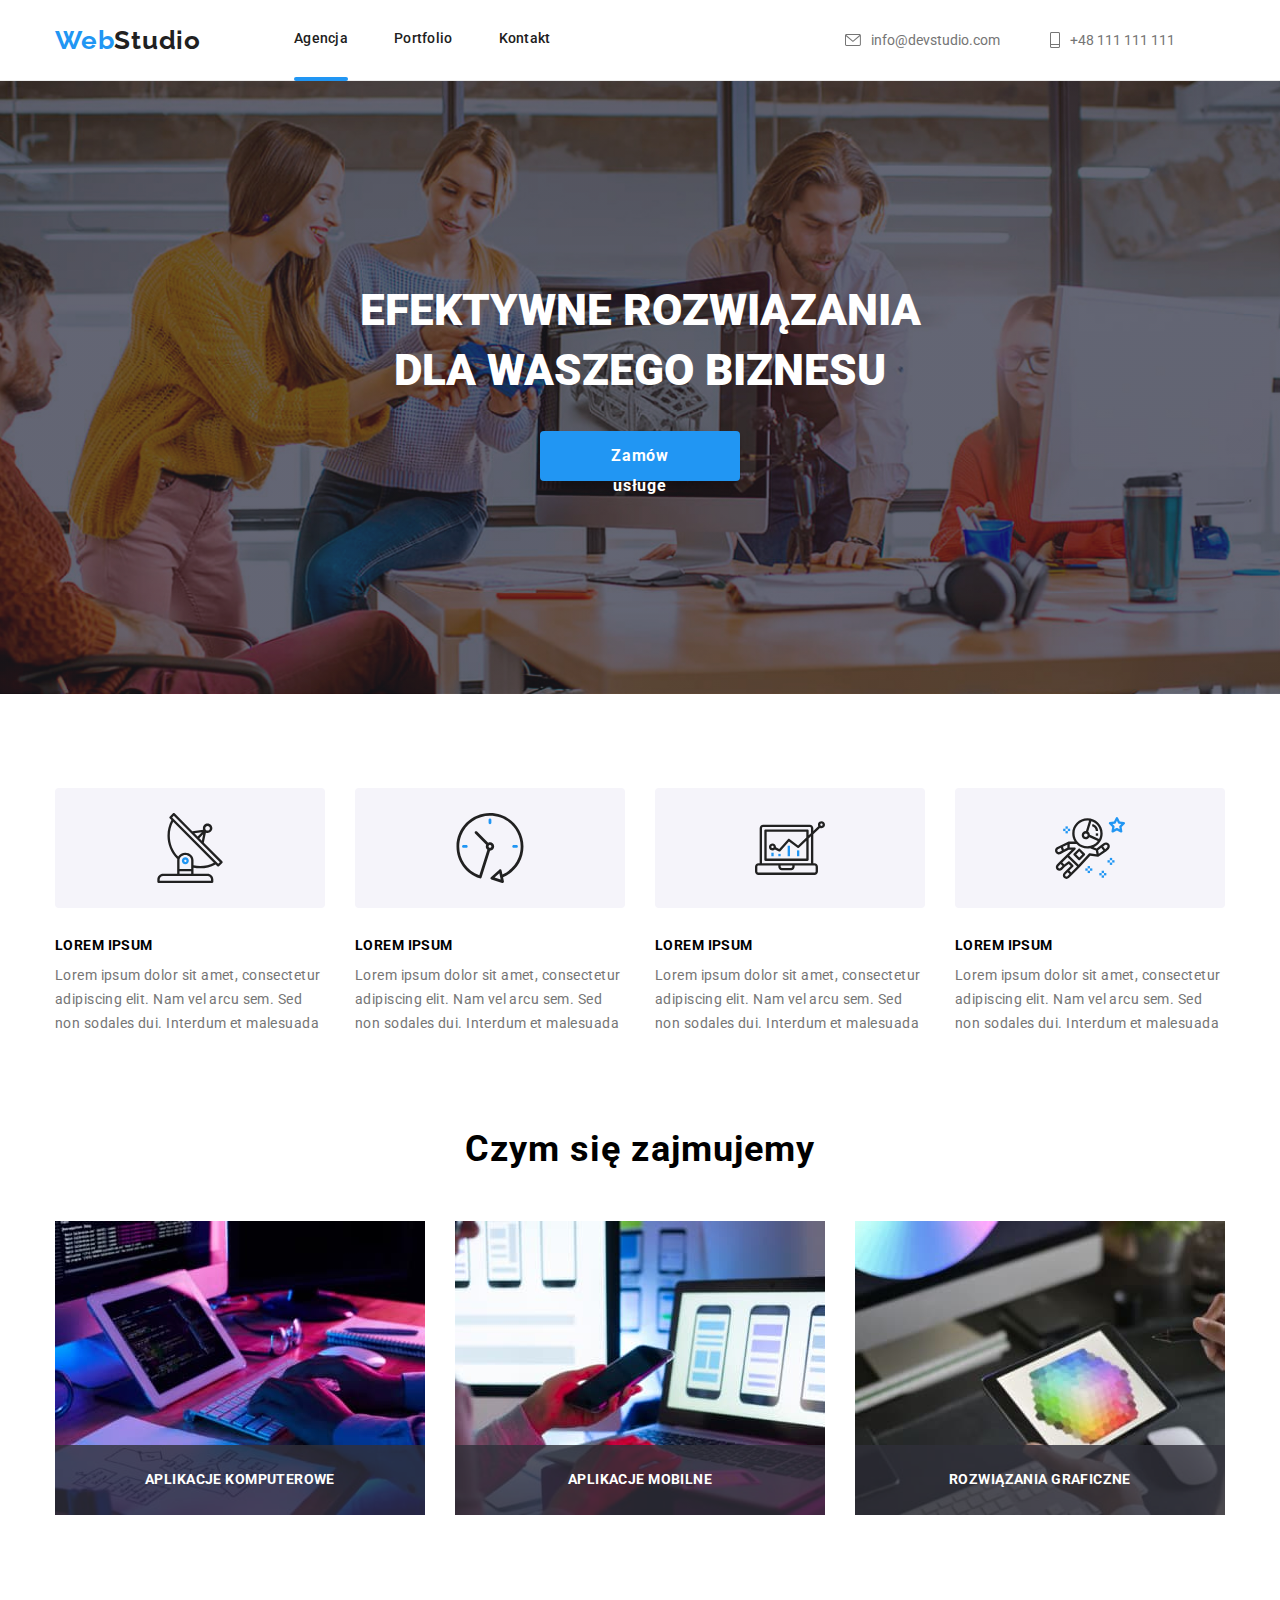
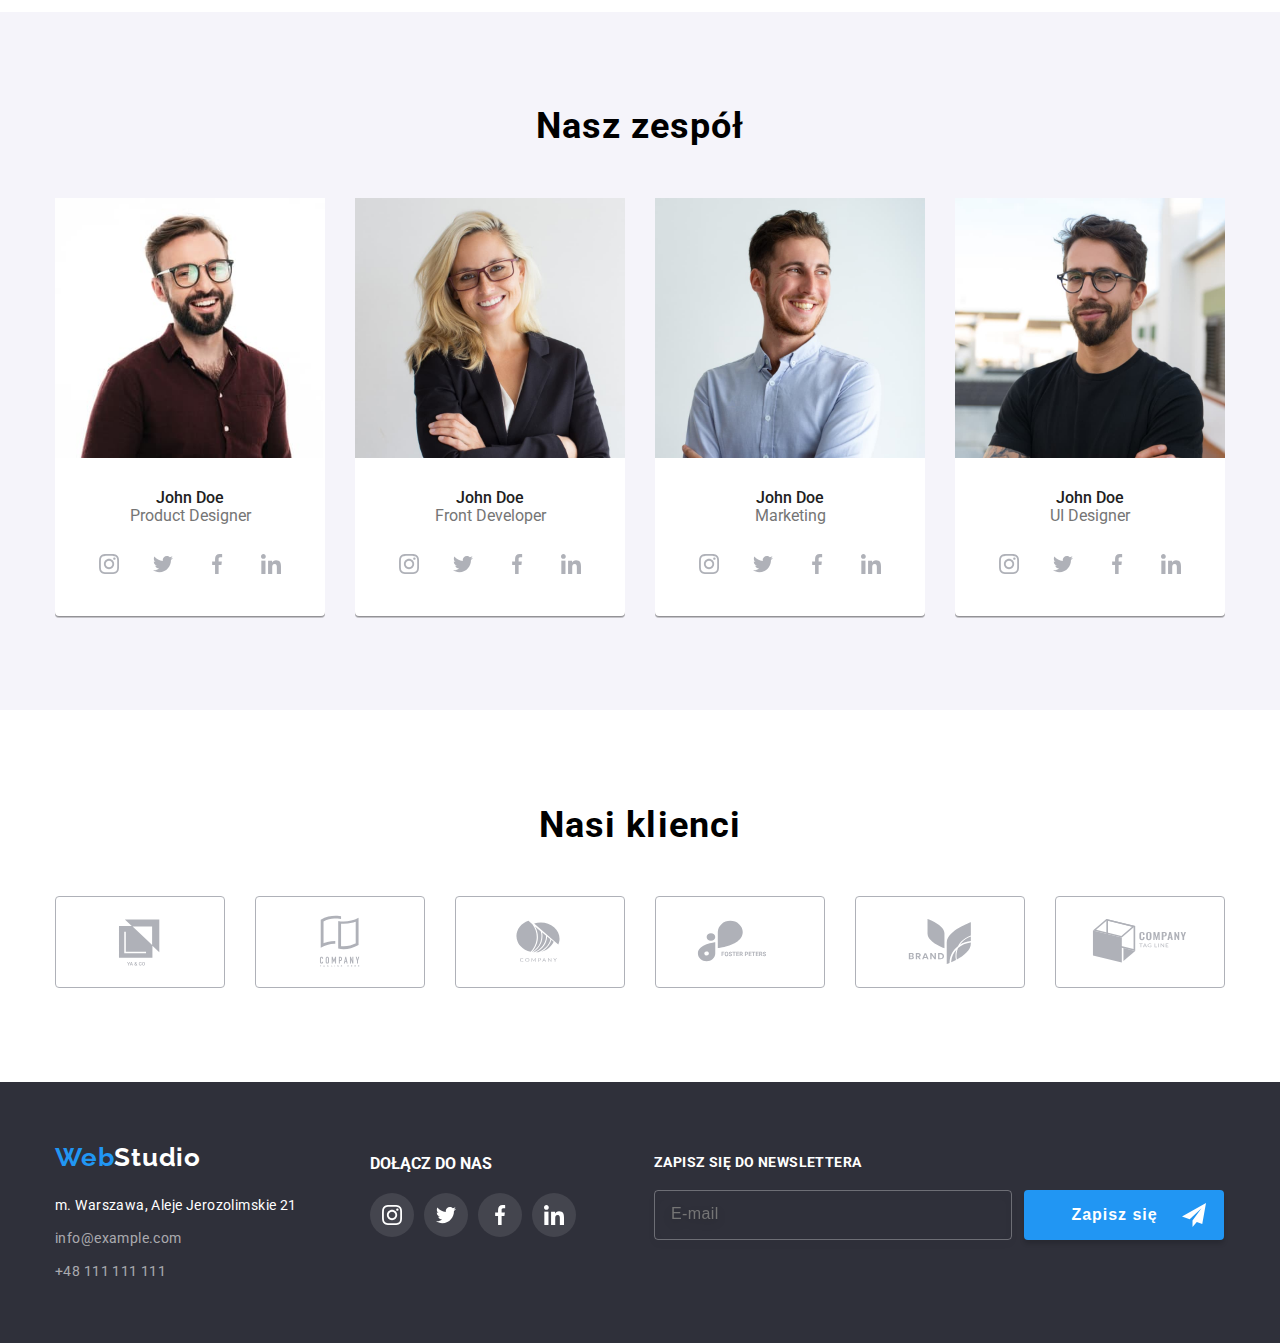
<file: index.html>
<!DOCTYPE html>
<html lang="en">
  <head>
    <meta charset="UTF-8" />
    <meta http-equiv="X-UA-Compatible" content="IE=edge" />
    <meta name="viewport" content="width=device-width, initial-scale=1.0" />
    <title>WebStudio</title>
    <link rel="preconnect" href="https://fonts.googleapis.com" />
    <link rel="preconnect" href="https://fonts.gstatic.com" crossorigin />
    <link
      href="https://fonts.googleapis.com/css2?family=Raleway:wght@700&family=Roboto:wght@400;500;700;900&display=swap"
      rel="stylesheet"
    />
    <link rel="stylesheet" href="./css/styles.css" />
  </head>
  <body>
    <header class="header">
      <div class="container">
        <div class="header-section">
          <nav class="nav">
            <a href="./index.html" class="header-logo link">
              <span>Web</span>
              Studio
            </a>
            <ul class="nav-items">
              <li class="nav-item">
                <a href="./index.html" class="link active">agencja</a>
              </li>
              <li class="nav-item">
                <a href="./portfolio.html" class="link">portfolio</a>
              </li>
              <li class="nav-item">
                <a href="" class="link">kontakt</a>
              </li>
            </ul>
          </nav>
          <ul class="contacts">
            <li class="header-contact">
              <a href="mailto:info@devstudio.com" class="header-contacts-item">
                <svg class="contact-icon icon-envelope">
                  <use href="./images/icons.svg#icon-envelope"></use>
                </svg>
                info@devstudio.com
              </a>
            </li>
            <li class="header-contact">
              <a href="tel:+48111111111" class="header-contacts-item">
                <svg class="contact-icon icon-smartphone">
                  <use href="./images/icons.svg#icon-smartphone"></use>
                </svg>
                +48 111 111 111
              </a>
            </li>
          </ul>
        </div>
      </div>
    </header>
    <main>
      <section class="main-title">
        <h1 class="main-title-item">
          EFEKTYWNE ROZWIĄZANIA
          <br />
          DLA WASZEGO BIZNESU
        </h1>
        <button type="button" class="main-button" data-modal-open>
          Zamów usługe
        </button>
      </section>
      <section class="container section">
        <ul class="article">
          <li class="article-list">
            <div class="article-list-group">
              <svg class="article-list-group-icon">
                <use href="./images/icons.svg#icon-antenna"></use>
              </svg>
            </div>
            <h3 class="article-title">LOREM IPSUM</h3>
            <p class="article-item">
              Lorem ipsum dolor sit amet, consectetur adipiscing elit. Nam vel
              arcu sem. Sed non sodales dui. Interdum et malesuada
            </p>
          </li>

          <li class="article-list">
            <div class="article-list-group">
              <svg class="article-list-group-icon">
                <use href="./images/icons.svg#icon-clock"></use>
              </svg>
            </div>
            <h3 class="article-title">LOREM IPSUM</h3>
            <p class="article-item">
              Lorem ipsum dolor sit amet, consectetur adipiscing elit. Nam vel
              arcu sem. Sed non sodales dui. Interdum et malesuada
            </p>
          </li>
          <li class="article-list">
            <div class="article-list-group">
              <svg class="article-list-group-icon">
                <use href="./images/icons.svg#icon-diagram"></use>
              </svg>
            </div>
            <h3 class="article-title">LOREM IPSUM</h3>
            <p class="article-item">
              Lorem ipsum dolor sit amet, consectetur adipiscing elit. Nam vel
              arcu sem. Sed non sodales dui. Interdum et malesuada
            </p>
          </li>
          <li class="article-list">
            <div class="article-list-group">
              <svg class="article-list-group-icon">
                <use href="./images/icons.svg#icon-astronaut"></use>
              </svg>
            </div>
            <h3 class="article-title">LOREM IPSUM</h3>
            <p class="article-item">
              Lorem ipsum dolor sit amet, consectetur adipiscing elit. Nam vel
              arcu sem. Sed non sodales dui. Interdum et malesuada
            </p>
          </li>
        </ul>
      </section>
      <section class="about container section">
        <h2 class="about-title">Czym się zajmujemy</h2>
        <ul class="about-list">
          <li class="about-item">
            <img
              src="images/box1.jpg"
              alt="Pisanie kodu"
              width="370"
              height="294"
            />
            <div class="about-overlay">aplikacje komputerowe</div>
          </li>
          <li class="about-item">
            <img
              src="images/box2.jpg"
              alt="Projektowanie układu"
              width="370"
              height="294"
            />
            <div class="about-overlay">aplikacje mobilne</div>
          </li>
          <li class="about-item">
            <img
              src="images/box3.jpg"
              alt="Projektowanie grafiki"
              width="370"
              height="294"
            />
            <div class="about-overlay">rozwiązania graficzne</div>
          </li>
        </ul>
      </section>
      <section class="section us">
        <div class="container">
          <h2 class="us-title">Nasz zespół</h2>
          <ul class="us-list">
            <li class="us-box">
              <figure class="us-item">
                <img
                  class="us-img"
                  src="images/person1.jpg"
                  alt="zdjęcie John Doe"
                  width="270"
                  height="260"
                />
                <figcaption>
                  <h3 class="us-name">John Doe</h3>
                  <p class="us-description">Product Designer</p>
                  <ul class="social-list">
                    <li class="social-list-item">
                      <a class="social-list-link" href="#">
                        <svg class="social-icon">
                          <use href="./images/icons.svg#icon-instagram"></use>
                        </svg>
                      </a>
                    </li>
                    <li class="social-list-item">
                      <a class="social-list-link" href="#">
                        <svg class="social-icon">
                          <use href="./images/icons.svg#icon-twitter"></use>
                        </svg>
                      </a>
                    </li>
                    <li class="social-list-item">
                      <a class="social-list-link" href="#">
                        <svg class="social-icon">
                          <use href="./images/icons.svg#icon-facebook"></use>
                        </svg>
                      </a>
                    </li>
                    <li class="social-list-item">
                      <a class="social-list-link" href="#">
                        <svg class="social-icon">
                          <use href="./images/icons.svg#icon-linkedin"></use>
                        </svg>
                      </a>
                    </li>
                  </ul>
                </figcaption>
              </figure>
            </li>
            <li class="us-box">
              <figure class="us-item">
                <img
                  class="us-img"
                  src="images/person2.jpg"
                  alt="zdjęcie John Doe"
                  width="270"
                  height="260"
                />
                <figcaption>
                  <h3 class="us-name">John Doe</h3>
                  <p class="us-description">Front Developer</p>
                  <ul class="social-list">
                    <li class="social-list-item">
                      <a class="social-list-link" href="#">
                        <svg class="social-icon">
                          <use href="./images/icons.svg#icon-instagram"></use>
                        </svg>
                      </a>
                    </li>
                    <li class="social-list-item">
                      <a class="social-list-link" href="#">
                        <svg class="social-icon">
                          <use href="./images/icons.svg#icon-twitter"></use>
                        </svg>
                      </a>
                    </li>
                    <li class="social-list-item">
                      <a class="social-list-link" href="#">
                        <svg class="social-icon">
                          <use href="./images/icons.svg#icon-facebook"></use>
                        </svg>
                      </a>
                    </li>
                    <li class="social-list-item">
                      <a class="social-list-link" href="#">
                        <svg class="social-icon">
                          <use href="./images/icons.svg#icon-linkedin"></use>
                        </svg>
                      </a>
                    </li>
                  </ul>
                </figcaption>
              </figure>
            </li>
            <li class="us-box">
              <figure class="us-item">
                <img
                  class="us-img"
                  src="images/person3.jpg"
                  alt="zdjęcie John Doe"
                  width="270"
                  height="260"
                />
                <figcaption>
                  <h3 class="us-name">John Doe</h3>
                  <p class="us-description">Marketing</p>
                  <ul class="social-list">
                    <li class="social-list-item">
                      <a class="social-list-link" href="#">
                        <svg class="social-icon">
                          <use href="./images/icons.svg#icon-instagram"></use>
                        </svg>
                      </a>
                    </li>
                    <li class="social-list-item">
                      <a class="social-list-link" href="#">
                        <svg class="social-icon">
                          <use href="./images/icons.svg#icon-twitter"></use>
                        </svg>
                      </a>
                    </li>
                    <li class="social-list-item">
                      <a class="social-list-link" href="#">
                        <svg class="social-icon">
                          <use href="./images/icons.svg#icon-facebook"></use>
                        </svg>
                      </a>
                    </li>
                    <li class="social-list-item">
                      <a class="social-list-link" href="#">
                        <svg class="social-icon">
                          <use href="./images/icons.svg#icon-linkedin"></use>
                        </svg>
                      </a>
                    </li>
                  </ul>
                </figcaption>
              </figure>
            </li>
            <li class="us-box">
              <figure class="us-item">
                <img
                  class="us-img"
                  src="images/person4.jpg"
                  alt="zdjęcie John Doe"
                  width="270"
                  height="260"
                />
                <figcaption>
                  <h3 class="us-name">John Doe</h3>
                  <p class="us-description">UI Designer</p>
                  <ul class="social-list">
                    <li class="social-list-item">
                      <a class="social-list-link" href="#">
                        <svg class="social-icon">
                          <use href="./images/icons.svg#icon-instagram"></use>
                        </svg>
                      </a>
                    </li>
                    <li class="social-list-item">
                      <a class="social-list-link" href="#">
                        <svg class="social-icon">
                          <use href="./images/icons.svg#icon-twitter"></use>
                        </svg>
                      </a>
                    </li>
                    <li class="social-list-item">
                      <a class="social-list-link" href="#">
                        <svg class="social-icon">
                          <use href="./images/icons.svg#icon-facebook"></use>
                        </svg>
                      </a>
                    </li>
                    <li class="social-list-item">
                      <a class="social-list-link" href="#">
                        <svg class="social-icon">
                          <use href="./images/icons.svg#icon-linkedin"></use>
                        </svg>
                      </a>
                    </li>
                  </ul>
                </figcaption>
              </figure>
            </li>
          </ul>
        </div>
      </section>
      <section class="clients section">
        <div class="container">
          <h2 class="clients-title">Nasi klienci</h2>
          <ul class="clients-list">
            <li class="client-item">
              <a class="client-link" href="#">
                <svg class="client-logo">
                  <use href="./images/icons.svg#icon-logo1"></use>
                </svg>
              </a>
            </li>
            <li class="client-item">
              <a class="client-link" href="#">
                <svg class="client-logo">
                  <use href="./images/icons.svg#icon-logo2"></use>
                </svg>
              </a>
            </li>
            <li class="client-item">
              <a class="client-link" href="#">
                <svg class="client-logo">
                  <use href="./images/icons.svg#icon-logo3"></use>
                </svg>
              </a>
            </li>
            <li class="client-item">
              <a class="client-link" href="#">
                <svg class="client-logo">
                  <use href="./images/icons.svg#icon-logo4"></use>
                </svg>
              </a>
            </li>
            <li class="client-item">
              <a class="client-link" href="#">
                <svg class="client-logo">
                  <use href="./images/icons.svg#icon-logo5"></use>
                </svg>
              </a>
            </li>
            <li class="client-item">
              <a class="client-link" href="#">
                <svg class="client-logo">
                  <use href="./images/icons.svg#icon-logo6"></use>
                </svg>
              </a>
            </li>
          </ul>
        </div>
      </section>
    </main>
    <!-- FOOTER -->
    <footer class="footer">
      <section class="container footer-section">
        <div class="footer-contact">
          <a href="./index.html" class="footer-logo">
            <span>Web</span>
            Studio
          </a>
          <address class="footer-contacts">
            <ul>
              <li class="footer-list">m. Warszawa, Aleje Jerozolimskie 21</li>
              <li class="footer-list">
                <a href="mailto:info@example.com" class="footer-link">
                  info@example.com
                </a>
              </li>
              <li class="footer-list">
                <a href="tel:+48111111111" class="footer-link">
                  +48 111 111 111
                </a>
              </li>
            </ul>
          </address>
        </div>
        <div class="footer-social">
          <h3 class="footer-social-title">dołącz do nas</h3>
          <ul class="footer-social-list">
            <li class="footer-social-item">
              <a class="footer-social-link" href="#">
                <svg class="footer-social-icon">
                  <use href="./images/icons.svg#icon-instagram"></use>
                </svg>
              </a>
            </li>
            <li class="footer-social-item">
              <a class="footer-social-link" href="#">
                <svg class="footer-social-icon">
                  <use href="./images/icons.svg#icon-twitter"></use>
                </svg>
              </a>
            </li>
            <li class="footer-social-item">
              <a class="footer-social-link" href="#">
                <svg class="footer-social-icon">
                  <use href="./images/icons.svg#icon-facebook"></use>
                </svg>
              </a>
            </li>
            <li class="footer-social-item">
              <a class="footer-social-link" href="#">
                <svg class="footer-social-icon">
                  <use href="./images/icons.svg#icon-linkedin"></use>
                </svg>
              </a>
            </li>
          </ul>
        </div>
        <div class="footer-newsletter">
          <h3 class="footer-newsletter-title">zapisz się do newslettera</h3>
          <div class="footer-newsletter-form">
            <form name="formularz-newslettera" autocomplete="on" action="http://localhost:3000/posts"
          method="POST">
              <input type="email" name="email" placeholder="E-mail" required/>
              <button type="submit">
                Zapisz się
                <svg class="footer-newsletter-icon">
                  <use href="./images/icons.svg#icon-send"></use>
                </svg>
              </button>
            </form>
          </div>
        </div>
      </section>
    </footer>
    <!-- OKNO MODALNE -->
    <div class="backdrop is-hidden" data-modal>
      <div class="modal">
        <button type="button" class="close-btn" data-modal-close>X</button>
        <h3>Zostaw swoje dane w formularzu poniżej</h3>
        <form
          class="sign-up-form"
          name="sign-up-form"
          action="http://localhost:3000/posts"
          method="POST"
          autocomplete="on"
        >
          <label for="user-name">
            Imie
            <svg class="form-icon-user sign-up-icon">
              <use href="./images/icons.svg#icon-person-black"></use>
            </svg>
            <input id="user-name" type="text" name="name" />
          </label>

          <label for="user-phone">
            Telefon
            <svg class="form-icon-phone sign-up-icon">
              <use href="./images/icons.svg#icon-phone-black"></use>
            </svg><input id="user-phone" type="tel" name="phone-number" />
          </label>

          
          <label for="user-email">
            Email
            <svg class="form-icon-email sign-up-icon">
              <use href="./images/icons.svg#icon-email-black"></use>
            </svg> <input id="user-email" type="email" name="email" />
          </label>

         
          <label>
            Komentarz
            <textarea
              name="feedback"
              rows="6"
              placeholder="Wprowadź tekst"
            ></textarea>
          </label>

          <div class="policy-check-box">
            <input
              class="modal-form-policy"
              id="user-policy"
              type="checkbox"
              required
            />
            <label for="user-policy" class="modal-form-policy-text">
              Oświadczam iż akceptuję&nbsp;
              <a href="#">Regulamin</a>
              &nbsp;i&nbsp;
              <a href="#">Politykę Prywatności.</a>
            </label>
          </div>
          <button type="submit">Wyślij</button>
        </form>
      </div>
    </div>
    <script src="./js/modal.js"></script>
  </body>
</html>
</file>
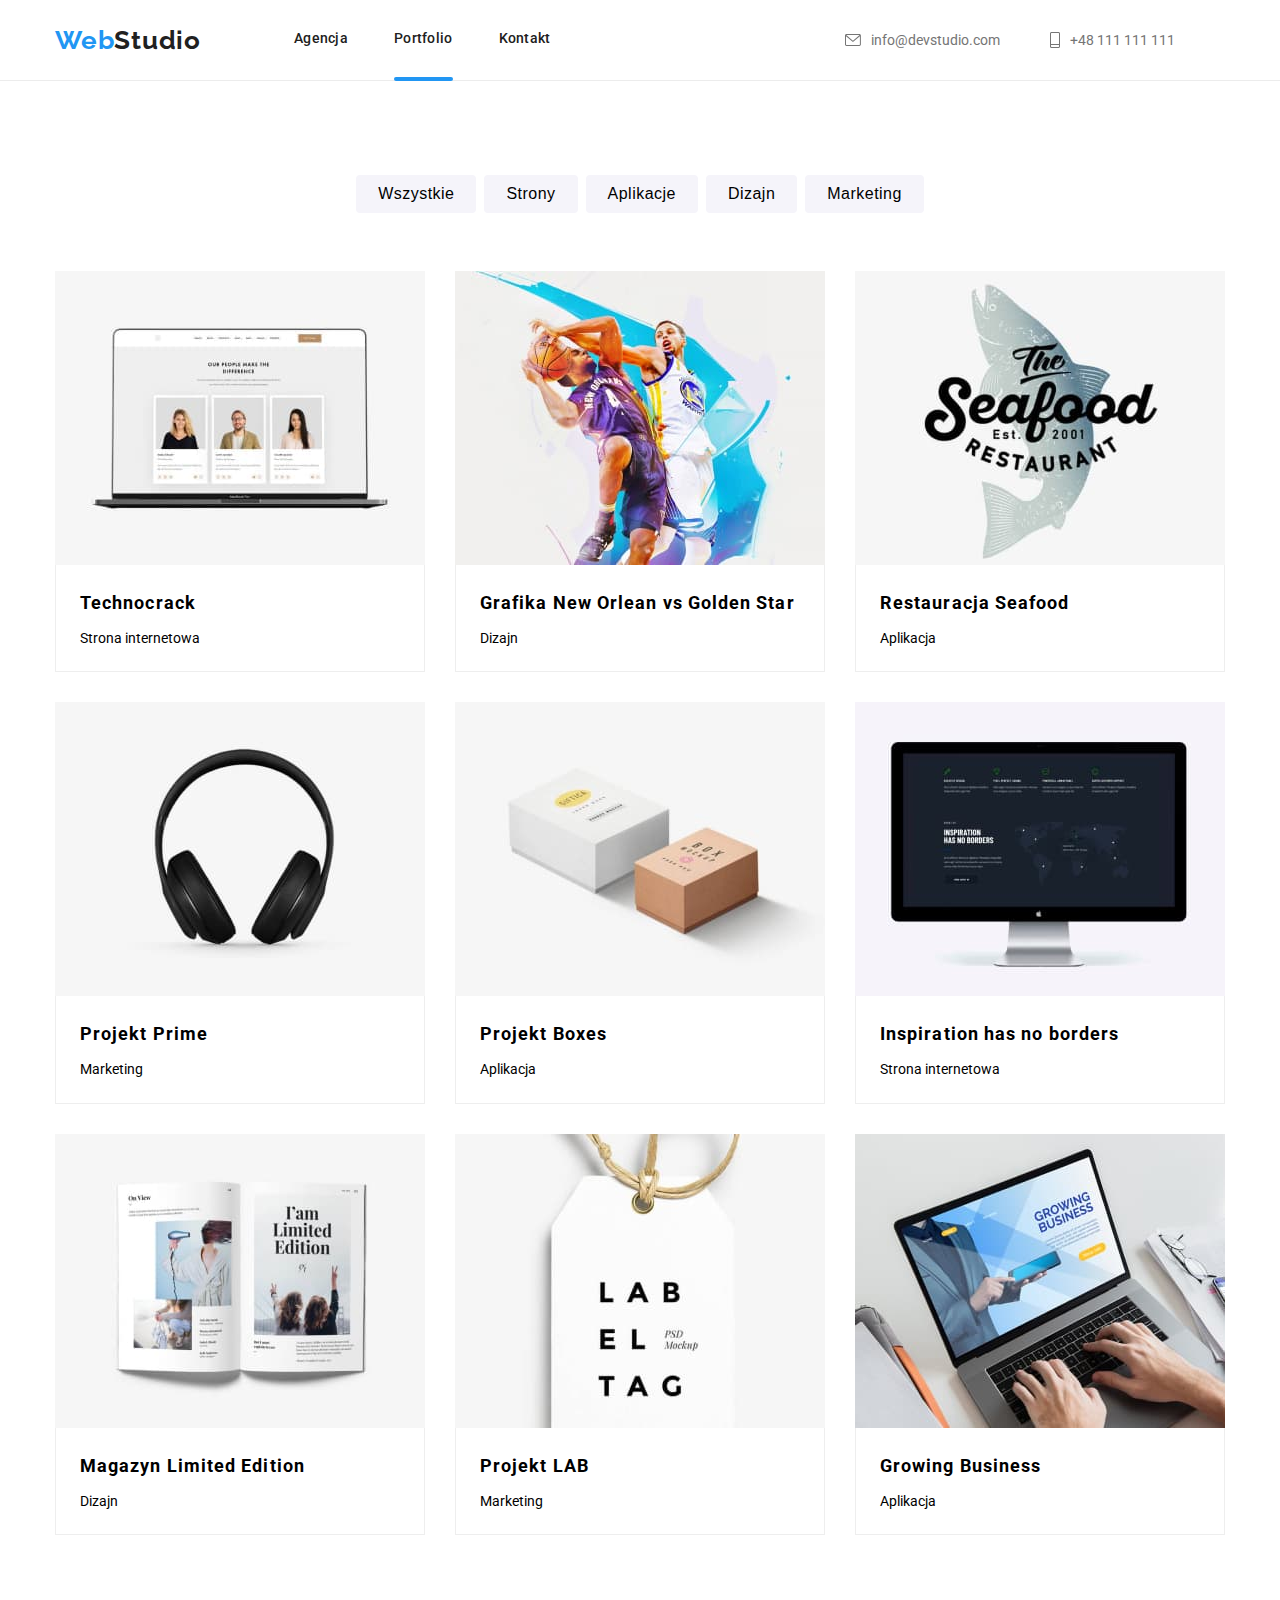
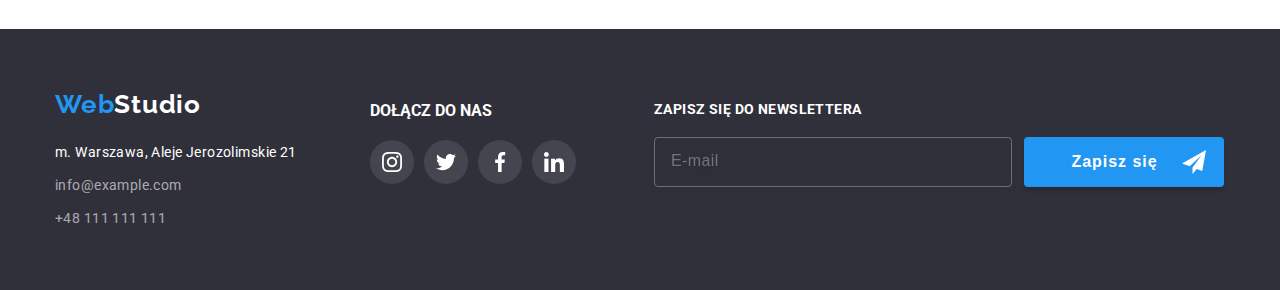
<file: portfolio.html>
<!DOCTYPE html>
<html lang="en">
  <head>
    <meta charset="UTF-8" />
    <meta http-equiv="X-UA-Compatible" content="IE=edge" />
    <meta name="viewport" content="width=device-width, initial-scale=1.0" />
    <title>Studio</title>
    <link rel="preconnect" href="https://fonts.googleapis.com" />
    <link rel="preconnect" href="https://fonts.gstatic.com" crossorigin />
    <link
      href="https://fonts.googleapis.com/css2?family=Raleway:wght@700&family=Roboto:wght@400;500;700;900&display=swap"
      rel="stylesheet"
    />
    <link rel="stylesheet" href="./css/styles.css" />
  </head>
  <body>
    <header class="header">
      <div class="container">
        <div class="header-section">
          <nav class="nav">
            <a href="./index.html" class="header-logo link">
              <span>Web</span>
              Studio
            </a>
            <ul class="nav-items">
              <li class="nav-item">
                <a href="./index.html" class="link">agencja</a>
              </li>
              <li class="nav-item">
                <a href="./portfolio.html" class="link active">portfolio</a>
              </li>
              <li class="nav-item">
                <a href="" class="link">kontakt</a>
              </li>
            </ul>
          </nav>
          <ul class="contacts">
            <li class="header-contact">
              <a href="mailto:info@devstudio.com" class="header-contacts-item">
                <svg class="contact-icon icon-envelope">
                  <use href="./images/icons.svg#icon-envelope"></use>
                </svg>
                info@devstudio.com
              </a>
            </li>
            <li class="header-contact">
              <a href="tel:+48111111111" class="header-contacts-item">
                <svg class="contact-icon icon-smartphone">
                  <use href="./images/icons.svg#icon-smartphone"></use>
                </svg>
                +48 111 111 111
              </a>
            </li>
          </ul>
        </div>
      </div>
    </header>
    <main>
      <div class="container">
        <div class="section">
          <div class="portfolio">
            <ul class="portfolio-list">
              <li class="portfolio-item">
                <button type="button" class="portfolio-button">
                  Wszystkie
                </button>
              </li>
              <li class="portfolio-item">
                <button type="button" class="portfolio-button">Strony</button>
              </li>
              <li class="portfolio-item">
                <button type="button" class="portfolio-button">
                  Aplikacje
                </button>
              </li>
              <li class="portfolio-item">
                <button type="button" class="portfolio-button">Dizajn</button>
              </li>
              <li class="portfolio-item">
                <button type="button" class="portfolio-button">
                  Marketing
                </button>
              </li>
            </ul>
          </div>
          <section class="offer">
            <ul class="offer-list">
              <li class="offer-list-item">
                <figure class="offer-list-img">
                  <img
                    class="offer-img"
                    src="images/portfolio1.jpg"
                    alt="zdjęcie laptopa"
                    width="370"
                    height="294"
                  />
                  <div class="overlay">
                    <p>
                      Technocrack jest popularną platformą wykorzystywaną do
                      rozpowszechniania koronawirusa. Firmy wykorzystują tę
                      platformę do celów szpiegowskich i ataków na
                      niezabezpieczone serwery konkurencji
                    </p>
                  </div>
                  <figcaption class="offer-item-text">
                    <h3 class="offer-title">Technocrack</h3>
                    <p class="offer-category">Strona internetowa</p>
                  </figcaption>
                </figure>
              </li>
              <li class="offer-list-item">
                <figure class="offer-list-img">
                  <img
                    class="offer-img"
                    src="images/portfolio2.jpg"
                    alt="zdjęcie koszykarzy"
                    width="370"
                    height="294"
                  />
                  <div class="overlay">
                    <p>
                      Lorem ipsum dolor sit amet, consectetur adipiscing elit.
                      Nam vel arcu sem. Sed non sodales dui. Interdum et
                      malesuada
                    </p>
                  </div>
                  <figcaption class="offer-item-text">
                    <h3 class="offer-title">
                      Grafika New Orlean vs Golden Star
                    </h3>
                    <p class="offer-category">Dizajn</p>
                  </figcaption>
                </figure>
              </li>
              <li class="offer-list-item">
                <figure class="offer-list-img">
                  <img
                    class="offer-img"
                    src="images/portfolio3.jpg"
                    alt="zdjęcie logo restauracji"
                    width="370"
                    height="294"
                  />
                  <div class="overlay">
                    <p>
                      Lorem ipsum dolor sit amet, consectetur adipiscing elit.
                      Nam vel arcu sem. Sed non sodales dui. Interdum et
                      malesuada
                    </p>
                  </div>
                  <figcaption class="offer-item-text">
                    <h3 class="offer-title">Restauracja Seafood</h3>
                    <p class="offer-category">Aplikacja</p>
                  </figcaption>
                </figure>
              </li>
              <li class="offer-list-item">
                <figure class="offer-list-img">
                  <img
                    class="offer-img"
                    src="images/portfolio4.jpg"
                    alt="zdjęcie słuchawek"
                    width="370"
                    height="294"
                  />
                  <div class="overlay">
                    <p>
                      Lorem ipsum dolor sit amet, consectetur adipiscing elit.
                      Nam vel arcu sem. Sed non sodales dui. Interdum et
                      malesuada
                    </p>
                  </div>
                  <figcaption class="offer-item-text">
                    <h3 class="offer-title">Projekt Prime</h3>
                    <p class="offer-category">Marketing</p>
                  </figcaption>
                </figure>
              </li>
              <li class="offer-list-item">
                <figure class="offer-list-img">
                  <img
                    class="offer-img"
                    src="images/portfolio5.jpg"
                    alt="zdjęcie pudełek"
                    width="370"
                    height="294"
                  />
                  <div class="overlay">
                    <p>
                      Lorem ipsum dolor sit amet, consectetur adipiscing elit.
                      Nam vel arcu sem. Sed non sodales dui. Interdum et
                      malesuada
                    </p>
                  </div>
                  <figcaption class="offer-item-text">
                    <h3 class="offer-title">Projekt Boxes</h3>
                    <p class="offer-category">Aplikacja</p>
                  </figcaption>
                </figure>
              </li>
              <li class="offer-list-item">
                <figure class="offer-list-img">
                  <img
                    class="offer-img"
                    src="images/portfolio6.jpg"
                    alt="zdjęcie monitora"
                    width="370"
                    height="294"
                  />
                  <div class="overlay">
                    <p>
                      Lorem ipsum dolor sit amet, consectetur adipiscing elit.
                      Nam vel arcu sem. Sed non sodales dui. Interdum et
                      malesuada
                    </p>
                  </div>
                  <figcaption class="offer-item-text">
                    <h3 class="offer-title">Inspiration has no borders</h3>
                    <p class="offer-category">Strona internetowa</p>
                  </figcaption>
                </figure>
              </li>
              <li class="offer-list-item">
                <figure class="offer-list-img">
                  <img
                    class="offer-img"
                    src="images/portfolio7.jpg"
                    alt="zdjęcie magazynu"
                    width="370"
                    height="294"
                  />
                  <div class="overlay">
                    <p>
                      Lorem ipsum dolor sit amet, consectetur adipiscing elit.
                      Nam vel arcu sem. Sed non sodales dui. Interdum et
                      malesuada
                    </p>
                  </div>
                  <figcaption class="offer-item-text">
                    <h3 class="offer-title">Magazyn Limited Edition</h3>
                    <p class="offer-category">Dizajn</p>
                  </figcaption>
                </figure>
              </li>
              <li class="offer-list-item">
                <figure class="offer-list-img">
                  <img
                    class="offer-img"
                    src="images/portfolio8.jpg"
                    alt="zdjęcie etykiety"
                    width="370"
                    height="294"
                  />
                  <div class="overlay">
                    <p>
                      Lorem ipsum dolor sit amet, consectetur adipiscing elit.
                      Nam vel arcu sem. Sed non sodales dui. Interdum et
                      malesuada
                    </p>
                  </div>
                  <figcaption class="offer-item-text">
                    <h3 class="offer-title">Projekt LAB</h3>
                    <p class="offer-category">Marketing</p>
                  </figcaption>
                </figure>
              </li>
              <li class="offer-list-item">
                <figure class="offer-list-img">
                  <img
                    class="offer-img"
                    src="images/portfolio9.jpg"
                    alt="zdjęcie laptopa2"
                    width="370"
                    height="294"
                  />
                  <div class="overlay">
                    <p>
                      Lorem ipsum dolor sit amet, consectetur adipiscing elit.
                      Nam vel arcu sem. Sed non sodales dui. Interdum et
                      malesuada
                    </p>
                  </div>
                  <figcaption class="offer-item-text">
                    <h3 class="offer-title">Growing Business</h3>
                    <p class="offer-category">Aplikacja</p>
                  </figcaption>
                </figure>
              </li>
            </ul>
          </section>
        </div>
      </div>
    </main>
 <footer class="footer">
      <section class="container footer-section">
        <div class="footer-contact">
          <a href="./index.html" class="footer-logo">
            <span>Web</span>
            Studio
          </a>
          <address class="footer-contacts">
            <ul>
              <li class="footer-list">m. Warszawa, Aleje Jerozolimskie 21</li>
              <li class="footer-list">
                <a href="mailto:info@example.com" class="footer-link">
                  info@example.com
                </a>
              </li>
              <li class="footer-list">
                <a href="tel:+48111111111" class="footer-link">
                  +48 111 111 111
                </a>
              </li>
            </ul>
          </address>
        </div>
        <div class="footer-social">
          <h3 class="footer-social-title">dołącz do nas</h3>
          <ul class="footer-social-list">
            <li class="footer-social-item">
              <a class="footer-social-link" href="#">
                <svg class="footer-social-icon">
                  <use href="./images/icons.svg#icon-instagram"></use>
                </svg>
              </a>
            </li>
            <li class="footer-social-item">
              <a class="footer-social-link" href="#">
                <svg class="footer-social-icon">
                  <use href="./images/icons.svg#icon-twitter"></use>
                </svg>
              </a>
            </li>
            <li class="footer-social-item">
              <a class="footer-social-link" href="#">
                <svg class="footer-social-icon">
                  <use href="./images/icons.svg#icon-facebook"></use>
                </svg>
              </a>
            </li>
            <li class="footer-social-item">
              <a class="footer-social-link" href="#">
                <svg class="footer-social-icon">
                  <use href="./images/icons.svg#icon-linkedin"></use>
                </svg>
              </a>
            </li>
          </ul>
        </div>
        <div class="footer-newsletter">
          <h3 class="footer-newsletter-title">zapisz się do newslettera</h3>
          <div class="footer-newsletter-form">
            <form name="formularz-newslettera" autocomplete="on" action="http://localhost:3000/posts"
          method="POST">
              <input type="email" name="email" placeholder="E-mail" required/>
              <button type="submit">
                Zapisz się
                <svg class="footer-newsletter-icon">
                  <use href="./images/icons.svg#icon-send"></use>
                </svg>
              </button>
            </form>
          </div>
        </div>
      </section>
    </footer>
  </body>
</html>
</file>
<file: css/styles.css>
* {
  margin: 0px;
  padding: 0px;
}
*,
*::before,
*::after {
  box-sizing: border-box;
}
:root {
  --main-font-color: #212121;
  --brand-color: #2196f3;
  --bg-color: #f5f4fa;
  --icon-color: #afb1b8;
  --footer-bg: #2f303a;
}
.container {
  max-width: 1200px;
  width: 100%;
  margin: 0 auto;
  padding-right: 15px;
  padding-left: 15px;
  align-items: center;
}
.section {
  padding-top: 94px;
  padding-bottom: 94px;
}
body {
  font-family: "Roboto", sans-serif;
  font-size: 14px;
}
ul {
  list-style: none;
  margin: 0px;
  padding: 0px;
}
a {
  text-decoration: none;
}
.link {
  text-decoration: none;
  font-family: "Roboto";
  font-weight: 500;
  font-size: 14px;
  line-height: 16px;
  letter-spacing: 0.02em;
  transition: color 250ms cubic-bezier(0.4, 0, 0.2, 1);
}
.link:hover,
.link:focus,
.header-contacts-item:hover,
.header-contacts-item:focus,
.nav-item .link:hover,
.nav-item .link:focus {
  color: var(--brand-color);
}
.active::after {
  content: "";
  display: block;
  border-top: 4px solid var(--brand-color);
  border-radius: 2px;
  position: relative;
  top: 31px;
}

/* ------HEADER----- */
.header {
  background-color: #fff;
  border-bottom: 1px solid #ececec;
}
.header .link {
  color: #212121;
}
.header-logo {
  display: flex;
  color: var(--main-font-color);
  text-decoration: none;
  font-family: "Raleway";
  font-weight: 700;
  font-size: 26px;
  line-height: 31px;
  letter-spacing: 0.03em;
  margin-right: 93px;
}
.header-logo > span,
.footer-logo > span {
  color: var(--brand-color);
}

.header-section {
  display: flex;
  align-items: center;
  justify-content: center;
  height: 80px;
}
.nav {
  display: flex;
  align-items: center;
}
.nav-items {
  font-weight: 500;
  line-height: 1.14;
  display: flex;
  justify-content: space-between;
}
.nav-items .link {
  text-transform: capitalize;
}
.nav-item {
  margin-right: 46px;
  transition: color 250ms cubic-bezier(0.4, 0, 0.2, 1);
}
.contacts {
  display: flex;
  align-items: center;
  justify-content: flex-end;
  margin-left: auto;
}
.header-contact a {
  display: flex;
  align-items: center;
}
.header-contact .contact-icon {
  fill: currentColor;
  margin-right: 10px;
}
.header-contact .icon-envelope {
  width: 16px;
  height: 12px;
}
.header-contact .icon-smartphone {
  width: 10px;
  height: 36px;
}
.header-contacts-item {
  color: #757575;
  text-decoration: none;
  margin-right: 50px;
  transition: color 250ms cubic-bezier(0.4, 0, 0.2, 1);
}
/* ----BANNER---- */
.main-title {
  background-color: #2f303a;
  text-align: center;
  padding: 200px 0;
  color: #fff;
  background-image: linear-gradient(
      rgba(47, 48, 58, 0.4),
      rgba(47, 48, 58, 0.4)
    ),
    url("../images/mainbg.jpg");
  background-position: center;
  background-size: cover;
  background-repeat: no-repeat;
  max-width: 1600px;
  align-items: center;
  margin: 0 auto;
}
.main-title-item {
  font-weight: 900;
  font-size: 44px;
  line-height: 1.36em;
  max-width: 696px;
  text-transform: uppercase;
  margin: 0 auto 30px;
}
.main-button {
  color: #fff;
  cursor: pointer;
  background-color: var(--brand-color);
  border: none;
  border-radius: 4px;
  width: 200px;
  height: 50px;
  font-weight: 700;
  font-size: 16px;
  line-height: 1.875em;
  box-shadow: 0px 4px 4px rgba(0, 0, 0, 0.15);
  padding: 10px 41px 10px 41px;
  font-family: "Roboto";
  letter-spacing: 0.06em;
  transition: 250ms cubic-bezier(0.4, 0, 0.2, 1);
  transition-property: background-color, color;
}
.main-button:hover,
.main-button:active {
  background-color: var(--brand-color);
  color: #fff;
}
/* -----LOREM IPSUM---- */

.article {
  display: flex;
  margin-left: -30px;
  margin-bottom: -30px;
}
.article-list {
  max-width: 270px;
  margin-bottom: 30px;
  margin-left: 30px;
}
.article-title {
  text-transform: uppercase;
  margin-bottom: 10px;
  font-weight: 700;
  font-size: 14px;
  line-height: 1.14em;
  letter-spacing: 0.03em;
}
.article-item {
  font-weight: 400;
  font-size: 14px;
  color: #757575;
  line-height: 1.71em;
  letter-spacing: 0.03em;
}
.article-list-group {
  display: flex;
  justify-content: center;
  width: 100%;
  height: 120px;
  padding: 25px 0;
  border-radius: 4px;
  margin-bottom: 30px;
  background-color: var(--bg-color);
}
.arcticle-list-group-icon {
  width: 70px;
  height: 70px;
}
/* ----CZYM SIĘ ZAJMUJEMY---- */
.about-title {
  font-size: 36px;
  line-height: 1.16;
  display: flex;
  justify-content: center;
  margin: 0;
  padding-bottom: 50px;
  letter-spacing: 0.03em;
}
.about-list {
  display: flex;
  justify-content: space-between;
}
.about-item {
  position: relative;
}
.about {
  padding-top: 0;
}
.about-overlay {
  position: absolute;
  display: flex;
  width: 370px;
  height: 70px;
  background: rgba(47, 48, 58, 0.8);
  text-transform: uppercase;
  color: #fff;
  font-weight: 700;
  font-size: 14px;
  line-height: 1.114;
  letter-spacing: 0.03em;
  align-items: center;
  justify-content: center;
  top: 224px;
}
/* ----NASZ ZESPÓŁ---- */
.us {
  background-color: var(--bg-color);
}
.us-title {
  font-size: 36px;
  line-height: 1.16;
  display: flex;
  justify-content: center;
  margin: 0;
  padding-bottom: 50px;
  letter-spacing: 0.03em;
}
.us-list {
  display: flex;
  justify-content: space-between;
}
.us-item {
  margin: 0;
  width: 270px;
  background-color: #ffffff;
  border-bottom-right-radius: 4px;
  border-bottom-left-radius: 4px;
  box-shadow: 0px 2px rgba(0, 0, 0, 0.2), 0px 1px rgba(0, 0, 0, 0.14),
    0px 1px rgba(0, 0, 0, 0.12);
}
.us-img {
  display: block;
}
.us-name {
  color: #212121;
  font-weight: 500;
  padding-top: 30px;
  line-height: 1.17;
  text-align: center;
}
.us-description {
  color: #757575;
  font-size: 16px;
  padding-bottom: 16px;
  line-height: 1.17;
  text-align: center;
}
.us-items li {
  width: 270px;
}
/* ----KLIENCI---- */
.clients-title {
  text-align: center;
  padding-bottom: 50px;
  font-size: 36px;
  line-height: 42px;
  letter-spacing: 0.03em;
}
.clients-list {
  display: flex;
  justify-content: space-between;
}
.client-link {
  display: flex;
  justify-content: center;
  align-items: center;
  width: 170px;
  height: 92px;
  border: 1px solid #afb1b8;
  border-radius: 4px;
  color: var(--icon-color);
  transition: 250ms cubic-bezier(0.4, 0, 0.2, 1);
  transition-property: color, border;
}
.client-logo {
  width: 106px;
  height: 60px;
  fill: currentColor;
}

.client-link:hover,
.client-link:focus {
  color: var(--brand-color);
  cursor: pointer;
  border: 1px solid var(--brand-color);
}
/* ----SOCIAL LINKI---- */
.social-list {
  display: flex;
  align-items: center;
  justify-content: space-between;
  margin-left: 32px;
  margin-right: 32px;
  padding-bottom: 30px;
}
.social-list-link {
  display: flex;
  justify-content: center;
  align-items: center;
  width: 44px;
  height: 44px;
  border-radius: 50%;
  background-color: #fff;
  cursor: pointer;
  fill: var(--icon-color);
  transition: 250ms cubic-bezier(0.4, 0, 0.2, 1);
  transition-property: fill, background-color;
}
.social-icon {
  width: 20px;
  height: 20px;
}
.social-list-link:hover,
.social-list-link:active {
  fill: #fff;
  background-color: var(--brand-color);
}

/* ----FOOTER---- */
.footer {
  background-color: var(--footer-bg);
  color: #fff;
  padding: 60px 0;
  font-style: normal;
  display: flex;
}
.footer-contact {
  display: flex;
  flex-direction: column;
  min-width: 245px;
}
.footer-section {
  display: flex;
  align-items: flex-start;
}
.footer-logo {
  display: flex;
  color: #fff;
  text-decoration: none;
  font-family: "Raleway";
  font-weight: 700;
  font-size: 26px;
  line-height: 1.19em;
  letter-spacing: 0.03em;
  margin-bottom: 20px;
  text-transform: capitalize;
}
.footer-link {
  color: rgba(255, 255, 255, 0.6);
  text-decoration: none;
  transition: color 250ms cubic-bezier(0.4, 0, 0.2, 1);
}
.footer-link:hover,
.footer-link:focus {
  color: rgba(255, 255, 255, 1);
}
.footer-list {
  display: flex;
  align-items: center;
  font-style: normal;
  font-size: 14px;
  line-height: 24px;
  letter-spacing: 0.03em;
  font-weight: 400;
  color: #fff;
  margin-bottom: 9px;
}
.footer-list:last-child {
  margin-bottom: 0;
}
.footer-social {
  display: flex;
  flex-direction: column;
  justify-content: start;
  padding-left: 70px;
  padding-top: 12px;
}
.footer-social-title {
  color: #fff;
  text-transform: uppercase;
  padding-bottom: 20px;
}
.footer-social-icon {
  display: flex;
  width: 20px;
  height: 20px;
  fill: currentColor;
}
.footer-social-list {
  display: flex;
  justify-content: space-between;
  align-items: center;
  gap: 10px;
}
.footer-social-link {
  display: flex;
  justify-content: center;
  align-items: center;
  width: 44px;
  height: 44px;
  border-radius: 50%;
  background-color: rgba(255, 255, 255, 0.1);
  color: #fff;
  transition: background-color 250ms cubic-bezier(0.4, 0, 0.2, 1);
}
.footer-social-link:hover,
.footer-social-link:focus {
  background-color: var(--brand-color);
}
.footer-newsletter {
  padding-left: 78px;
  padding-top: 12px;
  width: 100%;
  display: flex;
  flex-direction: column;
  justify-content: start;
}
.footer-newsletter form {
  display: flex;
}
.footer-newsletter-title {
  text-transform: uppercase;
  font-weight: 700;
  font-size: 14px;
  line-height: 16px;
  letter-spacing: 0.03em;
  padding-bottom: 20px;
}
.footer-newsletter-form input {
  height: 50px;
  width: 358px;
  border: 1px solid rgba(255, 255, 255, 0.3);
  filter: drop-shadow(0px 4px 4px rgba(0, 0, 0, 0.15));
  border-radius: 4px;
  background-color: transparent;
  color: rgba(255, 255, 255, 0.6);
  display: inline-flex;
  align-items: center;
  letter-spacing: 0.03em;
  padding: 16px;
  margin-right: 12px;
}
.footer-newsletter-form input:focus {
  outline: none;
}
.footer-newsletter-form input::placeholder {
   font-size: 16px;
  line-height: 1.25;
}
.footer-newsletter-form button {
  display: inline-flex;
  width: 200px;
  height: 50px;
  box-shadow: 0px 4px 4px rgba(0, 0, 0, 0.15);
  border-radius: 4px;
  color: #fff;
  background-color: var(--brand-color);
  font-weight: 700;
  font-size: 16px;
  line-height: 30px;
  align-items: center;
  text-align: center;
  justify-content: center;
  letter-spacing: 0.06em;
  padding-right: 13px;
  padding-left: 42px;
  gap: 24px;
  cursor: pointer;
  border: none;
}
.footer-newsletter-icon {
  display: inline-flex;
  width: 24px;
  height: 24px;
  fill: currentColor;
}
/* OKNO MODALNE */
.backdrop {
  position: fixed;
  left: 0;
  top: 0;
  width: 100%;
  height: 100%;
  background-color: rgba(0, 0, 0, 0.1);
  transition: 250ms cubic-bezier(0.4, 0, 0.2, 1);
  transition-property: opacity, visibility;
}
.modal {
  position: absolute;
  top: 50%;
  left: 50%;
  transform: translate(-50%, -50%);
  width: 528px;
  min-height: 581px;
  background-color: #fff;
  box-shadow: 0px 1px 3px rgba(0, 0, 0, 0.12), 0px 1px 1px rgba(0, 0, 0, 0.14),
    0px 2px 1px rgba(0, 0, 0, 0.2);
  border-radius: 4px;
  padding: 40px;
}
.modal h3 {
  font-size: 20px;
  line-height: 23px;
  text-align: center;
  letter-spacing: 0.03em;
  padding-bottom: 12px;
}
.sign-up-form {
  display: flex;
  flex-direction: column;
}
.sign-up-form label {
  font-size: 12px;
  line-height: 14px;
  letter-spacing: 0.01em;
  color: #757575;
}
.sign-up-form input {
  width: 448px;
  height: 40px;
  border: 1px solid rgba(33, 33, 33, 0.2);
  border-radius: 4px;
  margin-bottom: 10px;
  margin-top: 4px;
  padding-left: 42px;
  transition: 250ms cubic-bezier(0.4, 0, 0.2, 1);
  transition-property: border, fill;
}
.sign-up-form textarea {
  display: flex;
  resize: none;
  width: 448px;
  border: 1px solid rgba(33, 33, 33, 0.2);
  border-radius: 4px;
  margin-top: 4px;
  margin-bottom: 20px;
  padding-left: 16px;
  padding-top: 12px;
  transition: 250ms cubic-bezier(0.4, 0, 0.2, 1);
  transition-property: border;
}
.sign-up-form textarea:hover,
.sign-up-form input:hover {
  border: 1px solid var(--brand-color);
}
.sign-up-form textarea:focus-visible,
.sign-up-form input:focus-visible {
  outline: none;
  border: 1px solid var(--brand-color);
}
.sign-up-form textarea::placeholder {
  font-size: 12px;
  line-height: 14px;
  letter-spacing: 0.01em;
  color: rgba(117, 117, 117, 0.5);
}
.sign-up-icon {
  position: absolute;
  left: 55px;
  fill: #000;
}
.form-icon-user {
  top: 107px;
  width: 12px;
  height: 12px;
}
.form-icon-phone {
  top: 174px;
  width: 13px;
  height: 13px;
}
.form-icon-email {
  top: 243px;
  width: 15px;
  height: 12px;
}
.close-btn {
  position: absolute;
  top: 8px;
  right: 8px;
  width: 30px;
  height: 30px;
  background-color: #fff;
  border: 1px solid rgba(0, 0, 0, 0.1);
  border-radius: 50%;
  cursor: pointer;
}
.sign-up-form label:focus-within svg {
  fill: var(--brand-color);
}
.is-hidden {
  opacity: 0;
  visibility: hidden;
  pointer-events: none;
}
.sign-up-form button {
  text-align: center;
  width: 200px;
  height: 50px;
  background: var(--brand-color);
  box-shadow: 0px 4px 4px rgba(0, 0, 0, 0.15);
  border: none;
  border-radius: 4px;
  font-weight: 700;
  font-size: 16px;
  line-height: 1.87;
  text-align: center;
  letter-spacing: 0.06em;
  color: #fff;
  margin: auto;
  margin-top: 30px;
  cursor: pointer;
}
.modal-form-policy {
  position: absolute;
  opacity: 0;
}
.policy-check-box input {
  width: auto;
}
.modal-form-policy-text a {
  color: var(--brand-color);
}
.modal-form-policy-text {
  display: flex;
  justify-content: center;
  align-items: center;
  line-height: 24px;
  letter-spacing: 0.03em;
  color: #757575;
}
.modal-form-policy-text::before {
  content: "";
  display: inline-block;
  margin-left: 0;
  margin-right: 9px;
  height: 16px;
  width: 16px;
  border: 1px solid rgba(33, 33, 33, 0.2);
  border-radius: 2px;
  cursor: pointer;
}
.modal-form-policy:checked + .modal-form-policy-text::before {
  border: none;
  background-color: var(--brand-color);
  background-repeat: no-repeat;
  background-position: center center;
  background-image: url([data-uri]);
}
/* Strona Portfolio */

.portfolio {
  text-align: center;
}
.portfolio-list {
  display: flex;
  justify-content: center;
  margin-left: -8px;
  margin-bottom: 50px;
}
.portfolio-item {
  margin-left: 8px;
  margin-bottom: 8px;
}
.portfolio-button {
  cursor: pointer;
  background-color: var(--bg-color);
  border: 0px;
  padding: 6px 22px;
  border-radius: 4px;
  line-height: 1.625em;
  letter-spacing: 0.03em;
  font-size: 16px;
  transition: 250ms cubic-bezier(0.4, 0, 0.2, 1);
  transition-property: color, background-color, box-shadow;
}
.portfolio-button:hover,
.portfolio-button:focus,
.portfolio-button:active {
  color: #fff;
  background-color: var(--brand-color);
  box-shadow: 0px 3px 1px rgba(0, 0, 0, 0.1), 0px 1px 2px rgba(0, 0, 0, 0.08),
    0px 2px 2px rgba(0, 0, 0, 0.12);
}
/* ----SIATKA Z OFERTAMI---- */
.offer-list {
  display: flex;
  flex-wrap: wrap;
  margin-left: -30px;
  margin-bottom: -30px;
}
.offer-list-item {
  max-width: 370px;
  margin-left: 30px;
  margin-bottom: 30px;
  background-color: #fff;
  position: relative;
  overflow: hidden;
  transition: box-shadow 250ms cubic-bezier(0.4, 0, 0.2, 1);
}
.offer-list-item:hover {
  box-shadow: 0px 1px 1px rgba(0, 0, 0, 0.12), 0px 4px 4px rgba(0, 0, 0, 0.06),
    1px 4px 6px rgba(0, 0, 0, 0.16);
}
.offer-list-item figcaption {
  border-right: 1px solid #eeeeee;
  border-bottom: 1px solid #eeeeee;
  border-left: 1px solid #eeeeee;
  position: relative;
  z-index: 1001;
  background-color: #fff;
}
.offer-title {
  font-size: 18px;
  line-height: 2;
  letter-spacing: 0.06em;
  padding: 20px 24px 4px 24px;
}
.offer-category {
  color: var(--detail-color);
  line-height: 1.875em;
  padding: 0px 24px 20px 24px;
}
.offer-img {
  display: block;
}
.overlay {
  position: absolute;
  top: 0;
  left: 0;
  width: 370px;
  height: 294px;
  background-color: rgba(33, 150, 243, 0.9);
  transform: translateY(100%);
  transition: transform 250ms ease;
  z-index: 900;
}
.overlay p {
  font-size: 18px;
  line-height: 1.55;
  letter-spacing: 0.03em;
  color: #fff;
  padding-top: 49px;
  padding-left: 24px;
  padding-right: 45px;
}
.offer-list-item:hover .overlay {
  transform: translateY(0);
}
</file>
